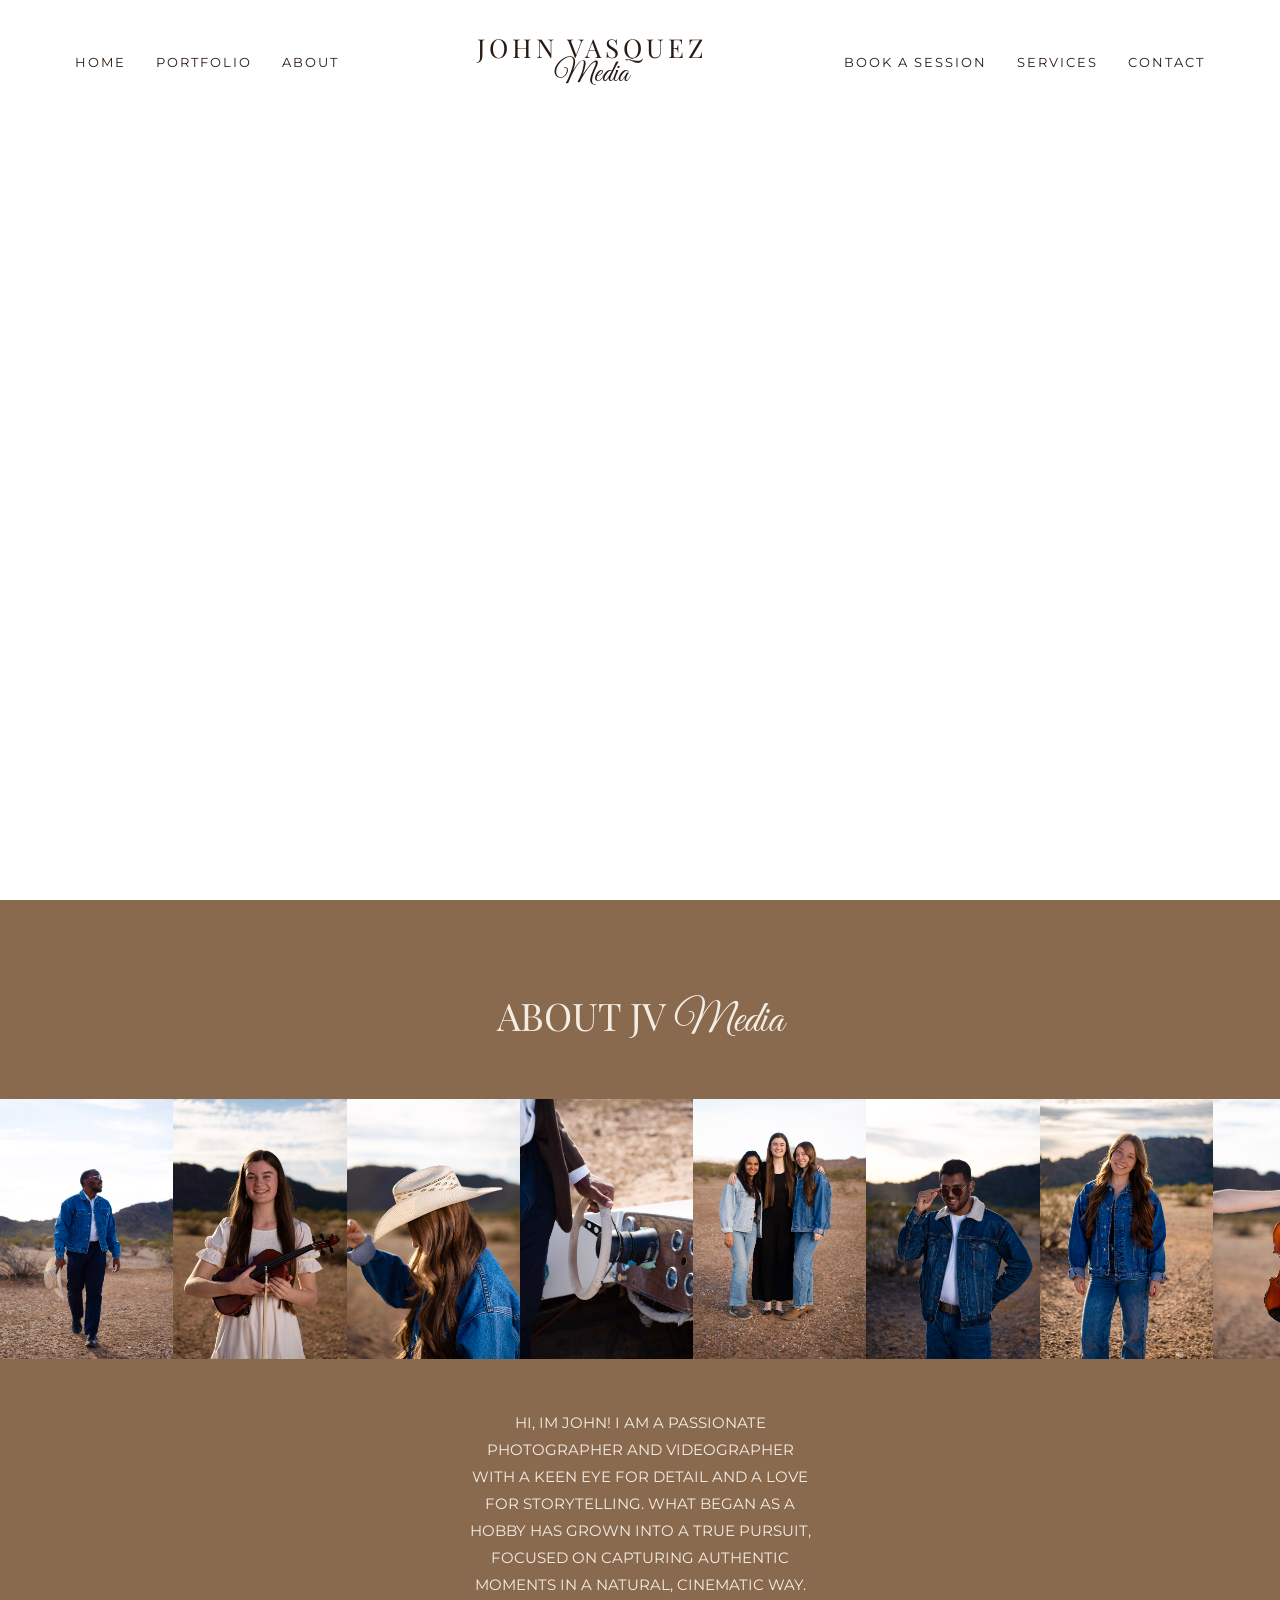
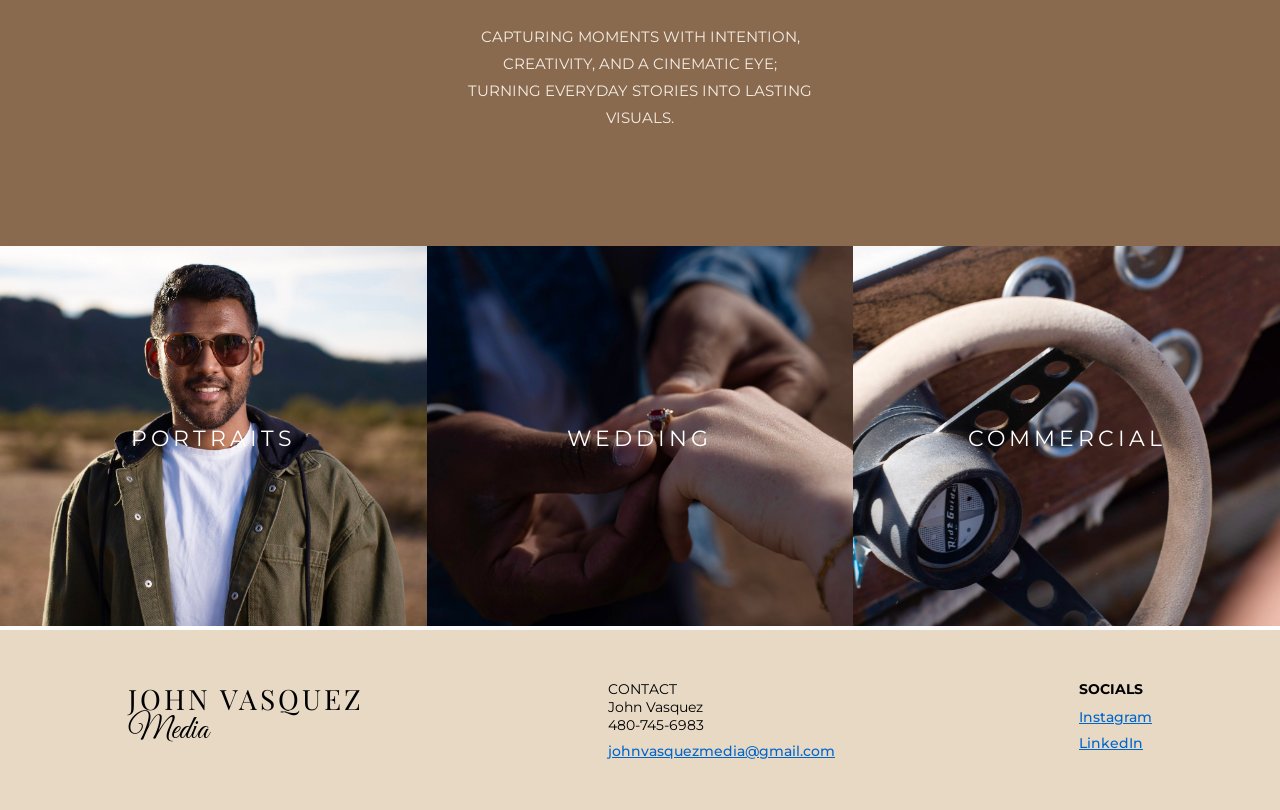
<file: index.html>
<!DOCTYPE html>
<html lang="en">

<head>

<meta charset="UTF-8">
<meta name="viewport" content="width=device-width, initial-scale=1.0">

<title>JOHN VASQUEZ Media</title>

<link href="https://fonts.googleapis.com/css2?family=Montserrat:wght@300;400&family=Playfair+Display:wght@400;500&family=Great+Vibes&display=swap" rel="stylesheet">

<link rel="stylesheet" href="style.css">

</head>

<body>


<!-- HERO SECTION -->

<section class="hero">

<video class="hero-video" autoplay muted loop playsinline>
<source src="looping.mp4" type="video/mp4">
</video>


<div class="nav">

<div class="nav-left">

<a href="index.html">HOME</a>

<a href="portfolio.html">PORTFOLIO</a>

<a href="about.html">ABOUT</a>

</div>



<div class="logo">

<div class="logo-top">
JOHN VASQUEZ
</div>

<div class="logo-bottom">
Media
</div>

</div>



<div class="nav-right">

<a href="book.html">BOOK A SESSION</a>

<a href="#services.html">SERVICES</a>

<a href="contact.html">CONTACT</a>

</div>

</div>

</section>



<!-- ABOUT SECTION -->

<section id="about" class="about">

<div class="about-title">

ABOUT JV <span>Media</span>

</div>



<div class="slider">

<div class="slide-track">

<img src="cas.jpg">
<img src="fiona.jpg">
<img src="maria.jpg">
<img src="ride.jpg">
<img src="group.jpg">
<img src="adi2.jpg">
<img src="maria2.jpg">
<img src="violin.jpg">
<img src="fiona2.jpg">
<img src="cas2.jpg">
<img src="proposal2.jpg">
<img src="boat2.jpg">
<img src="ride2.jpg">
<img src="proposal3.jpg">


<img src="cas.jpg">
<img src="fiona.jpg">
<img src="maria.jpg">
<img src="ride.jpg">
<img src="group.jpg">
<img src="adi2.jpg">
<img src="maria2.jpg">
<img src="violin.jpg">
<img src="fiona2.jpg">
<img src="cas2.jpg">
<img src="proposal2.jpg">
<img src="boat2.jpg">
<img src="ride2.jpg">
<img src="proposal3.jpg">

</div>

</div>



<div class="about-text">
<p>
HI, IM JOHN! I AM A PASSIONATE PHOTOGRAPHER AND VIDEOGRAPHER WITH A KEEN EYE FOR DETAIL AND A LOVE FOR STORYTELLING. WHAT BEGAN AS A HOBBY HAS GROWN INTO A TRUE PURSUIT, FOCUSED ON CAPTURING AUTHENTIC MOMENTS IN A NATURAL, CINEMATIC WAY.
</p>

<p>
CAPTURING MOMENTS WITH INTENTION, CREATIVITY, AND A CINEMATIC EYE; TURNING EVERYDAY STORIES INTO LASTING VISUALS.
</p>

</div>

</section>



<!-- SERVICES SECTION -->

<section id="services" class="services">


<div class="service">

<img src="adi.jpg">

<div class="service-overlay">
PORTRAITS
</div>

</div>



<div class="service">

<img src="proposal.jpg">

<div class="service-overlay">
WEDDING
</div>

</div>



<div class="service">

<img src="boat.jpg">

<div class="service-overlay">
COMMERCIAL
</div>

</div>


</section>



<!-- FOOTER -->

<footer>


<div>

<div class="footer-logo-top">
JOHN VASQUEZ
</div>

<div class="footer-logo-bottom">
Media
</div>

</div>



<div>

<div>CONTACT</div>

<div>John Vasquez</div>

<div>480-745-6983</div>

<a href="mailto:johnvasquezmedia@gmail.com">

johnvasquezmedia@gmail.com

</a>

</div>



<div>

<div class="footer-title">SOCIALS</div>

<a href="https://instagram.com/johnvasquezmedia" target="_blank">
Instagram
</a>

<a href="https://linkedin.com/in/johnbenjaminvasquez" target="_blank">
LinkedIn
</a>

</div>


</footer>


</body>
</html>
</file>
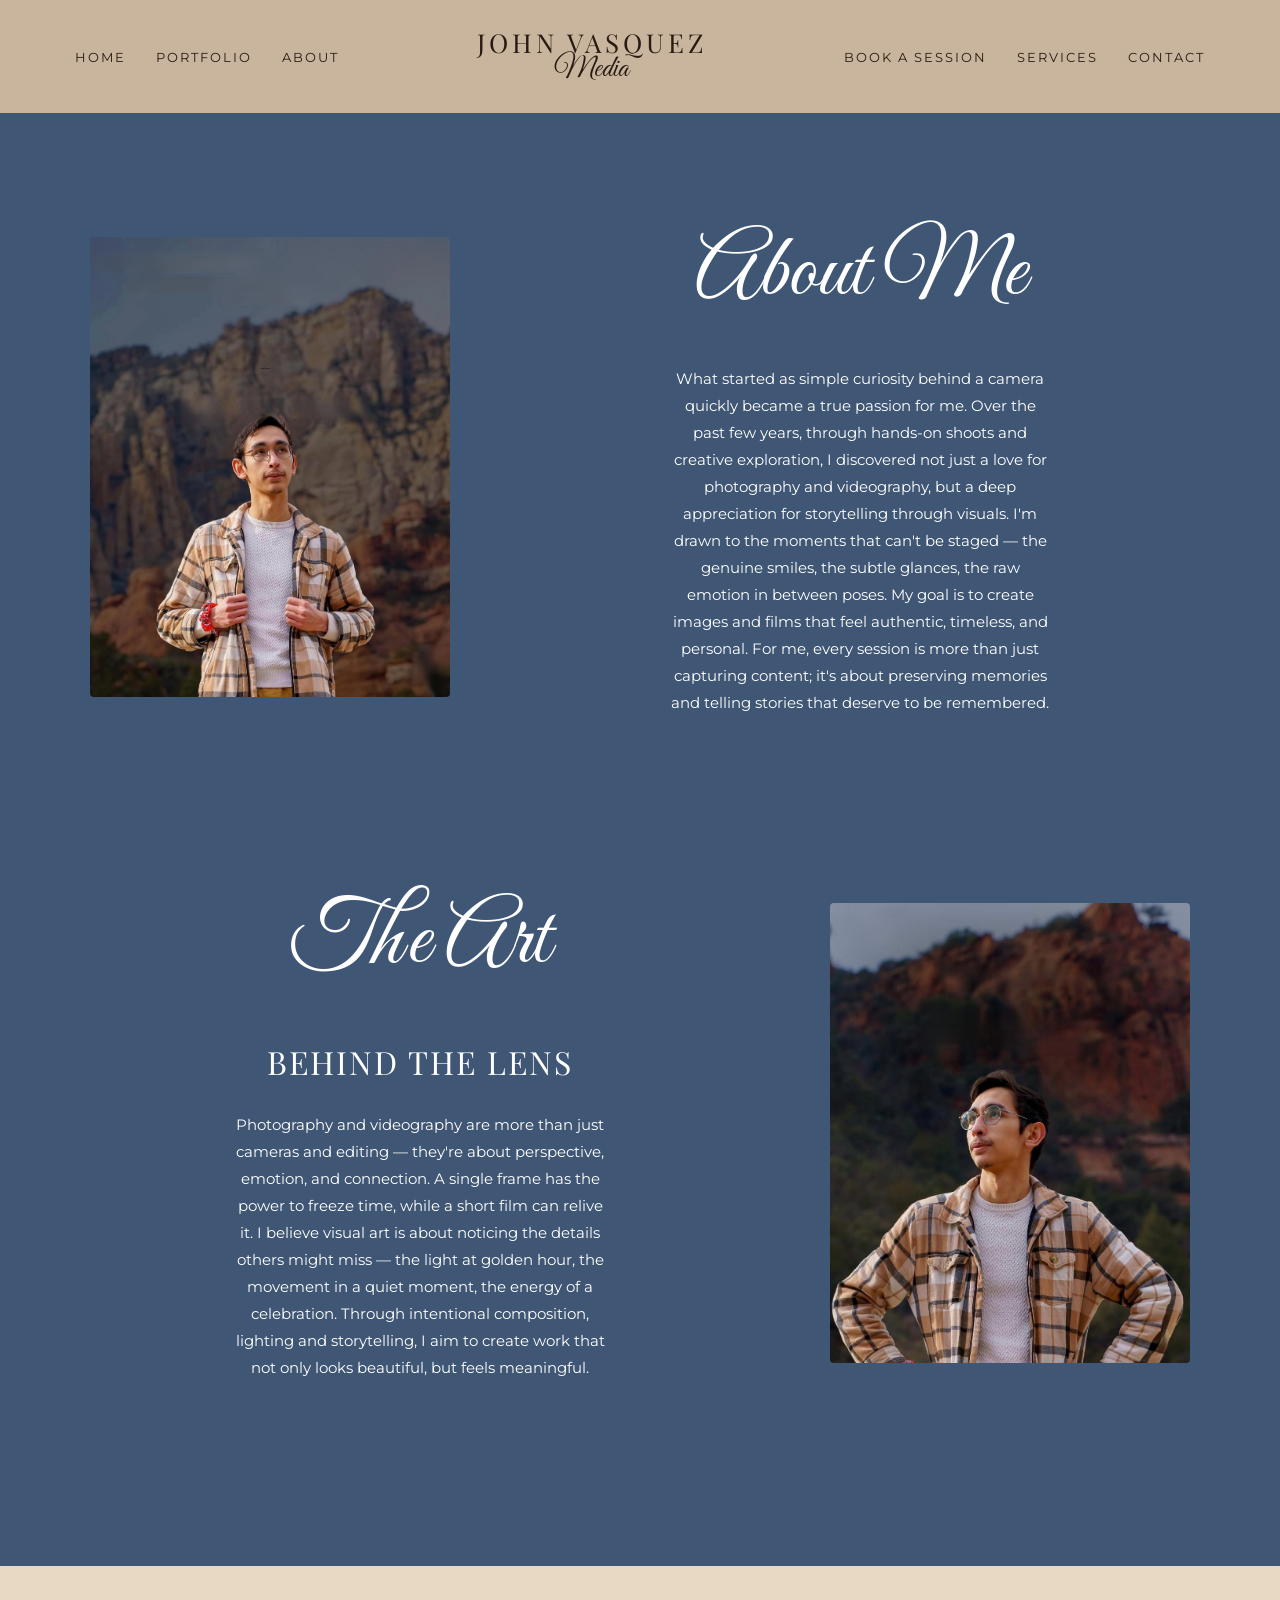
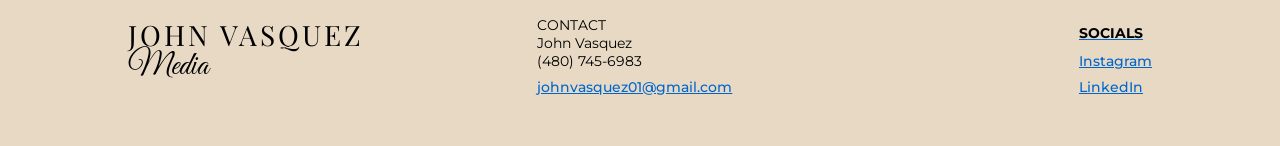
<file: about.html>
<!DOCTYPE html>
<html lang="en">

<head>

<meta charset="UTF-8">
<meta name="viewport" content="width=device-width, initial-scale=1.0">

<title>About | JOHN VASQUEZ Media</title>

<link href="https://fonts.googleapis.com/css2?family=Montserrat:wght@300;400&family=Playfair+Display:wght@400;500&family=Great+Vibes&display=swap" rel="stylesheet">

<link rel="stylesheet" href="style.css">

</head>

<body>



<div class="nav-solid">

<div class="nav-left">

<a href="index.html">HOME</a>
<a href="portfolio.html">PORTFOLIO</a>
<a href="about.html">ABOUT</a>

</div>


<div class="logo">

<div class="logo-top">
JOHN VASQUEZ
</div>

<div class="logo-bottom">
Media
</div>

</div>


<div class="nav-right">

<a href="book.html">BOOK A SESSION</a>
<a href="services.html">SERVICES</a>
<a href="contact.html">CONTACT</a>

</div>

</div>




<section class="about-section">


<div class="about-container">



<div class="about-row">

<img src="john.jpg" class="about-img">


<div class="about-text">

<div class="script-title">
About Me
</div>


<p>

What started as simple curiosity behind a camera quickly became a true passion for me. Over the past few years, through hands-on shoots and creative exploration, I discovered not just a love for photography and videography, but a deep appreciation for storytelling through visuals.

I'm drawn to the moments that can't be staged — the genuine smiles, the subtle glances, the raw emotion in between poses. My goal is to create images and films that feel authentic, timeless, and personal.

For me, every session is more than just capturing content; it's about preserving memories and telling stories that deserve to be remembered.

</p>


</div>

</div>




<div class="about-row">


<div class="about-text">

<div class="script-title">
The Art
</div>

<div class="lens-title">
BEHIND THE LENS
</div>


<p>

Photography and videography are more than just cameras and editing — they're about perspective, emotion, and connection.

A single frame has the power to freeze time, while a short film can relive it. I believe visual art is about noticing the details others might miss — the light at golden hour, the movement in a quiet moment, the energy of a celebration.

Through intentional composition, lighting and storytelling, I aim to create work that not only looks beautiful, but feels meaningful.

</p>


</div>


<img src="john2.jpg" class="about-img">


</div>


</div>

</section>



<!-- FOOTER -->

<footer>

<div>

<div class="footer-logo-top">
JOHN VASQUEZ
</div>

<div class="footer-logo-bottom">
Media
</div>

</div>


<div>

<div>CONTACT</div>

<div>John Vasquez</div>

<div>(480) 745-6983</div>

<a href="mailto:johnvasquezmedia@gmail.com">

<div>johnvasquez01@gmail.com</div>

</div>


<div>

<div class="footer-title">SOCIALS</div>

<a href="https://instagram.com/johnvasquezmedia" target="_blank">
Instagram
</a>

<a href="https://linkedin.com/in/johnbenjaminvasquez" target="_blank">
LinkedIn
</a>

</div>

</footer>


</body>
</html>
</file>
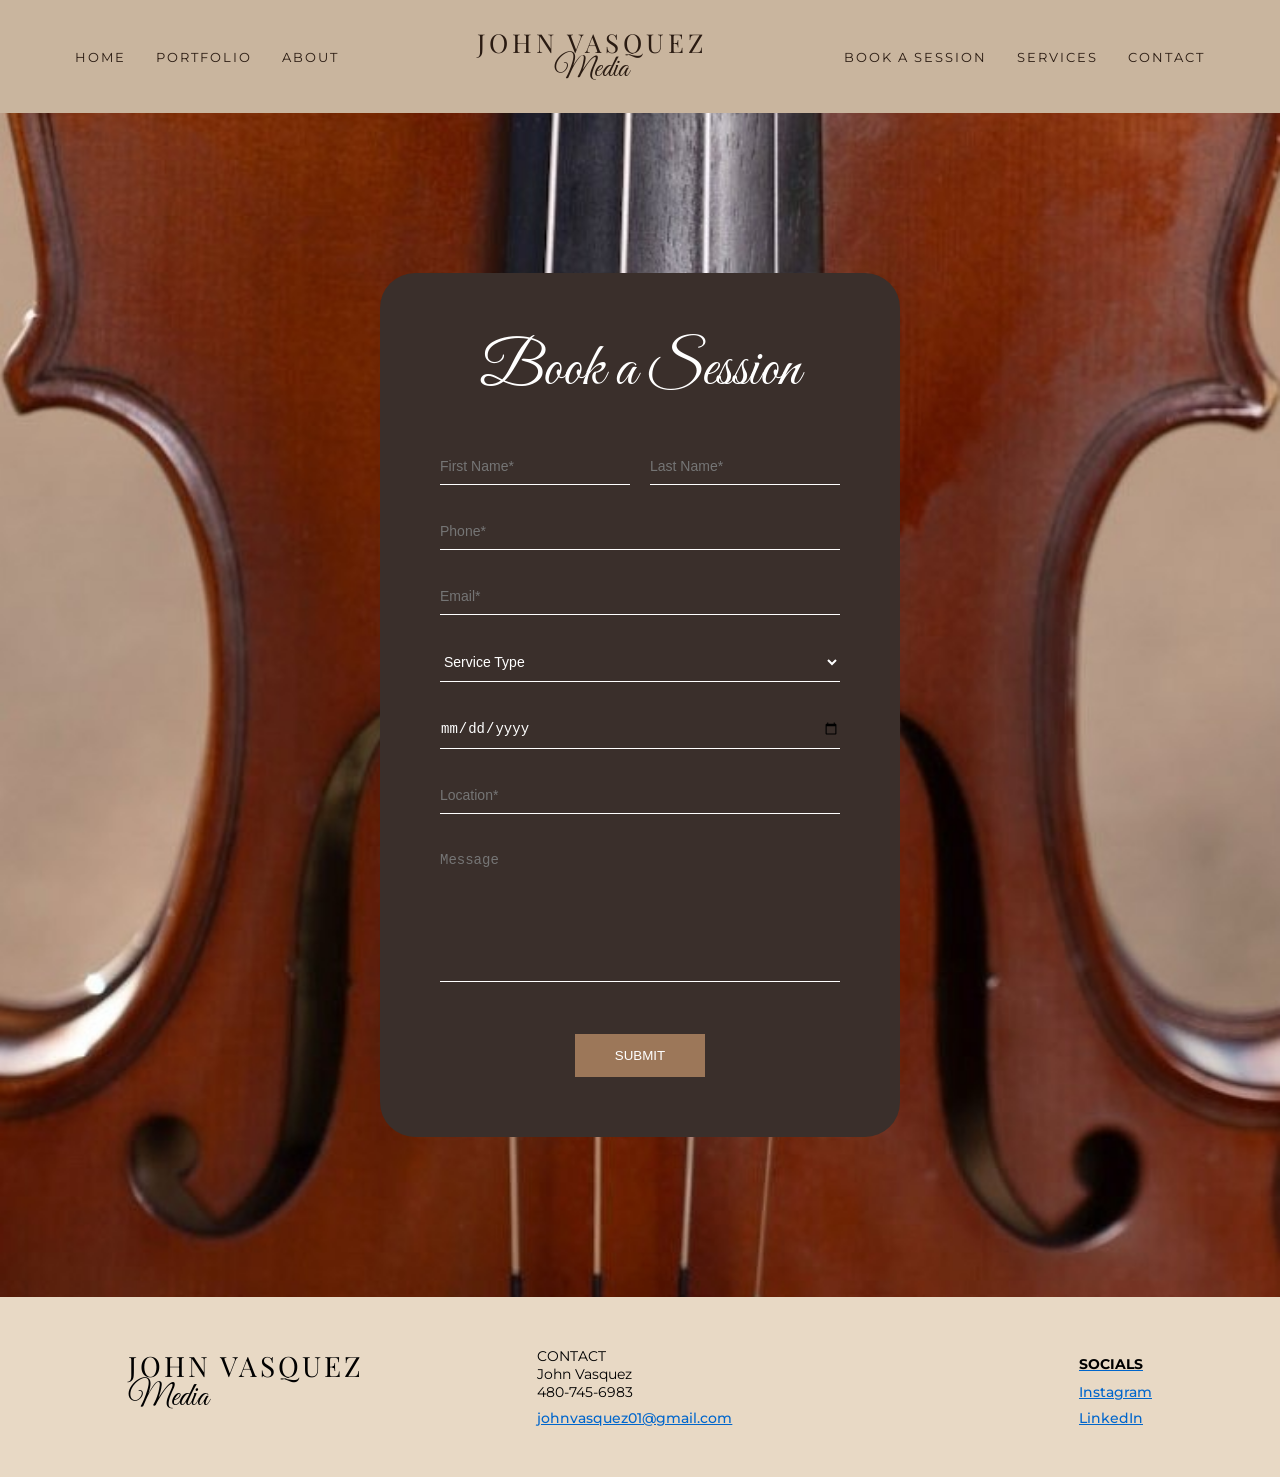
<file: book.html>
<!DOCTYPE html>
<html lang="en">

<head>

<meta charset="UTF-8">
<meta name="viewport" content="width=device-width, initial-scale=1.0">

<title>Book a Session</title>

<link href="https://fonts.googleapis.com/css2?family=Montserrat:wght@300;400&family=Playfair+Display:wght@400;500&family=Great+Vibes&display=swap" rel="stylesheet">

<link rel="stylesheet" href="style.css">

</head>



<body style="background-image:url('violinbg.jpg');">



<!-- NAV -->

<div class="nav-solid">

<div class="nav-left">

<a href="index.html">HOME</a>
<a href="portfolio.html">PORTFOLIO</a>
<a href="about.html">ABOUT</a>

</div>


<div class="logo">

<div class="logo-top">
JOHN VASQUEZ
</div>

<div class="logo-bottom">
Media
</div>

</div>


<div class="nav-right">

<a href="book.html">BOOK A SESSION</a>
<a href="services.html">SERVICES</a>
<a href="contact.html">CONTACT</a>

</div>

</div>



<!-- FORM -->

<div class="book-box">

<div class="book-title">
Book a Session
</div>


<form>


<div class="name-row">

<input type="text" placeholder="First Name*" required>

<input type="text" placeholder="Last Name*" required>

</div>


<input type="tel" placeholder="Phone*" required>


<input type="email" placeholder="Email*" required>



<select required>

<option value="">Service Type</option>

<option>Portrait Session</option>

<option>Wedding Coverage</option>

<option>Event Videography</option>

<option>Commercial Package</option>

</select>



<input type="date" required>



<input type="text" placeholder="Location*">



<textarea placeholder="Message"></textarea>



<button class="book-button">
SUBMIT
</button>


</form>

</div>



<!-- FOOTER -->

<footer>

<div>

<div class="footer-logo-top">
JOHN VASQUEZ
</div>

<div class="footer-logo-bottom">
Media
</div>

</div>


<div>

<div>CONTACT</div>

<div>John Vasquez</div>

<div>480-745-6983</div>

<a href="mailto:johnvasquezmedia@gmail.com">

<div>johnvasquez01@gmail.com</div>

</div>


<div>

<div class="footer-title">SOCIALS</div>

<a href="https://instagram.com/johnvasquezmedia" target="_blank">
Instagram
</a>

<a href="https://linkedin.com/in/johnbenjaminvasquez" target="_blank">
LinkedIn
</a>

</div>

</footer>



</body>
</html>
</file>
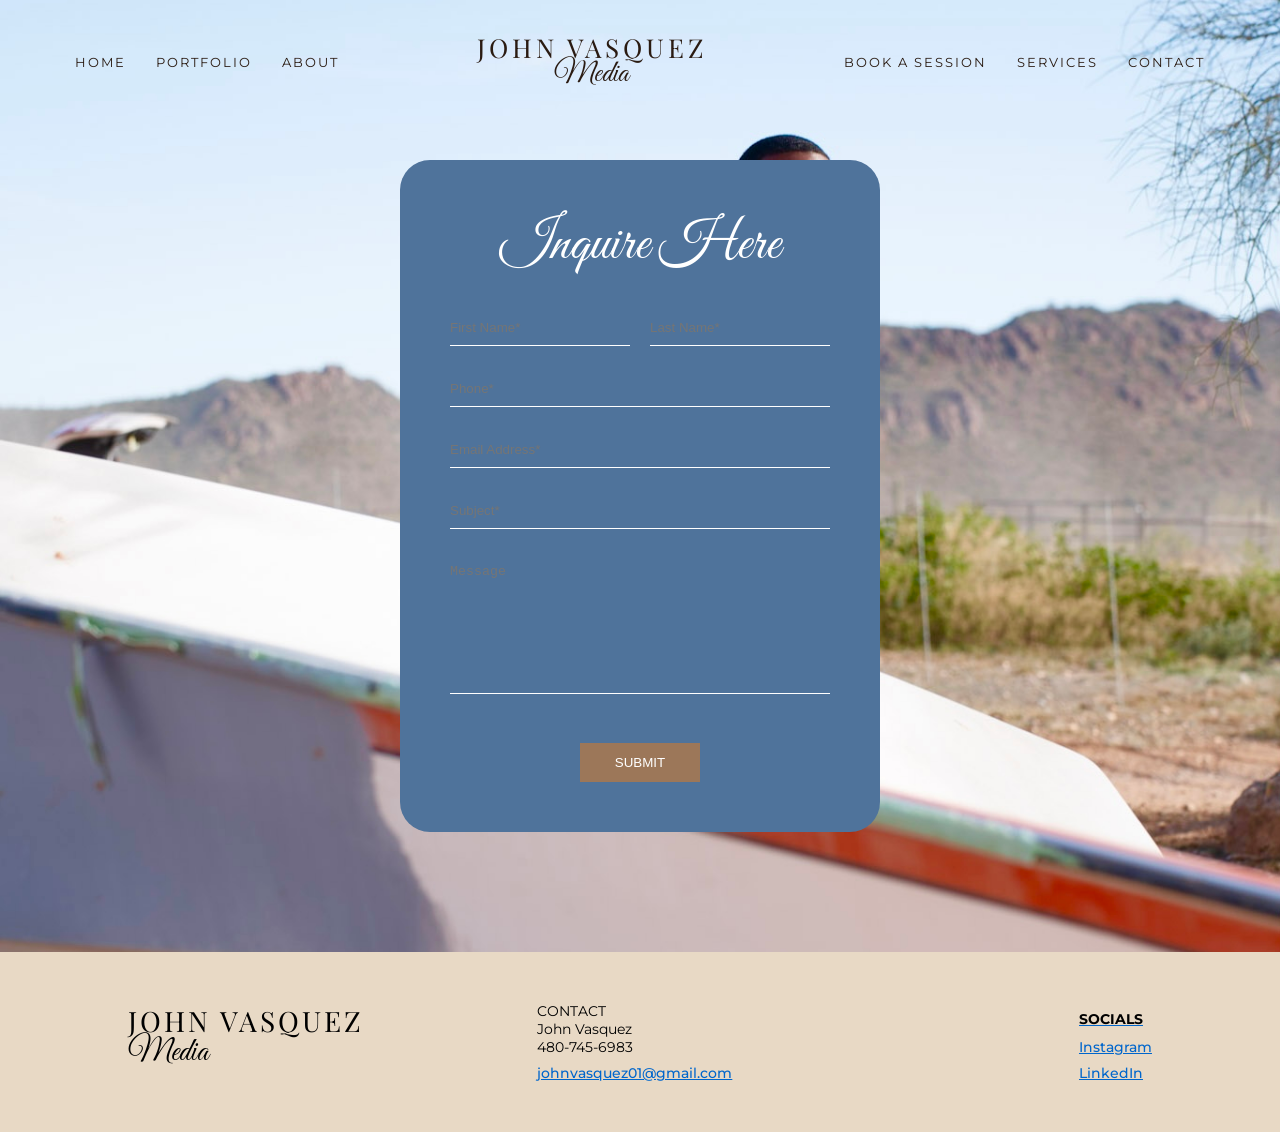
<file: contact.html>
<!DOCTYPE html>
<html>

<head>

<meta charset="UTF-8">
<meta name="viewport" content="width=device-width, initial-scale=1.0">

<title>Contact</title>

<link href="https://fonts.googleapis.com/css2?family=Montserrat:wght@300;400&family=Playfair+Display&family=Great+Vibes&display=swap" rel="stylesheet">

<link rel="stylesheet" href="style.css">

</head>



<body>


<div class="contact-page">



<div class="nav">

<div class="nav-left">
<a href="index.html">HOME</a>
<a href="portfolio.html">PORTFOLIO</a>
<a href="about.html">ABOUT</a>
</div>

<div class="logo">
<div class="logo-top">JOHN VASQUEZ</div>
<div class="logo-bottom">Media</div>
</div>

<div class="nav-right">
<a href="book.html">BOOK A SESSION</a>
<a href="services.html">SERVICES</a>
<a href="contact.html">CONTACT</a>
</div>

</div>



<div class="contact-box">


<div class="contact-title">
Inquire Here
</div>



<form>


<div class="name-row">

<input placeholder="First Name*">

<input placeholder="Last Name*">

</div>

<input type="tel" placeholder="Phone*" required>

<input placeholder="Email Address*">


<input placeholder="Subject*">


<textarea placeholder="Message"></textarea>


<button>
SUBMIT
</button>


</form>


</div>


</div>



<footer>

<div>

<div class="footer-logo-top">
JOHN VASQUEZ
</div>

<div class="footer-logo-bottom">
Media
</div>

</div>


<div>

<div>CONTACT</div>

<div>John Vasquez</div>

<div>480-745-6983</div>

<a href="mailto:johnvasquezmedia@gmail.com">

<div>johnvasquez01@gmail.com</div>

</div>


<div>

<div class="footer-title">SOCIALS</div>

<a href="https://instagram.com/johnvasquezmedia" target="_blank">
Instagram
</a>

<a href="https://linkedin.com/in/johnbenjaminvasquez" target="_blank">
LinkedIn
</a>

</div>


</footer>



</body>
</html>
</file>
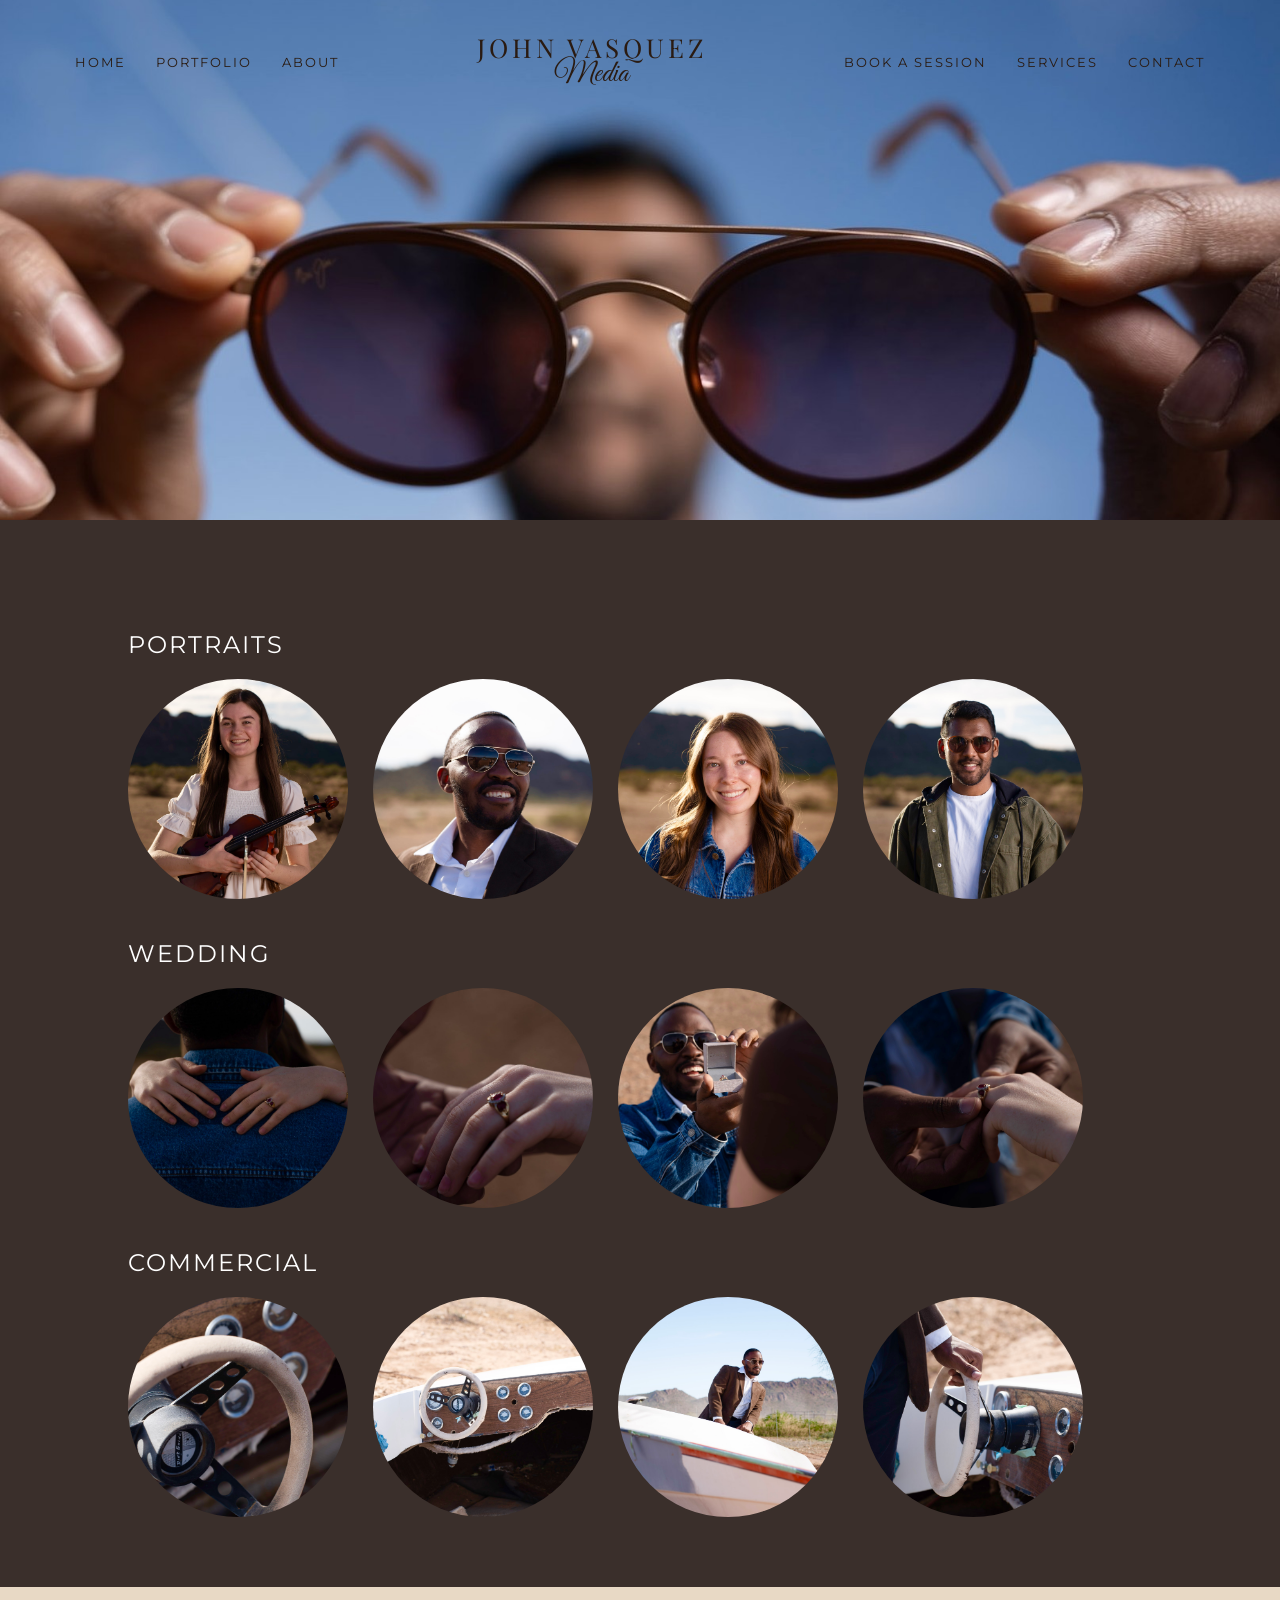
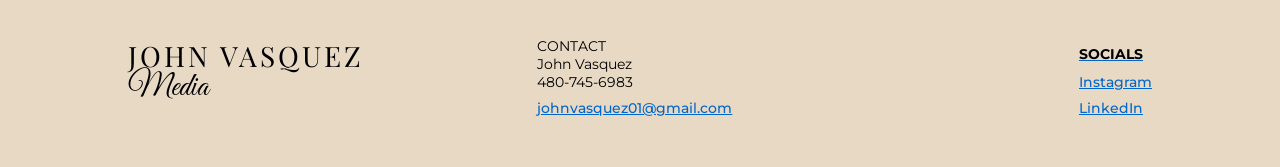
<file: portfolio.html>
<!DOCTYPE html>
<html>

<head>

<meta charset="UTF-8">
<meta name="viewport" content="width=device-width, initial-scale=1.0">

<title>Portfolio</title>

<link href="https://fonts.googleapis.com/css2?family=Montserrat:wght@300;400&family=Playfair+Display&family=Great+Vibes&display=swap" rel="stylesheet">

<link rel="stylesheet" href="style.css">

</head>


<body>


<div class="portfolio-hero">

<img src="sunglasses.jpg">


<div class="nav">

<div class="nav-left">
<a href="index.html">HOME</a>
<a href="portfolio.html">PORTFOLIO</a>
<a href="about.html">ABOUT</a>
</div>

<div class="logo">
<div class="logo-top">JOHN VASQUEZ</div>
<div class="logo-bottom">Media</div>
</div>

<div class="nav-right">
<a href="book.html">BOOK A SESSION</a>
<a href="services.html">SERVICES</a>
<a href="contact.html">CONTACT</a>
</div>

</div>


<div class="portfolio-title">
</div>

</div>



<div class="portfolio-section">


<h2>PORTRAITS</h2>

<div class="portrait-grid">

<img src="fiona.jpg">
<img src="cassuit.jpg">
<img src="mariaport.jpg">
<img src="adi.jpg">

</div>



<h2>WEDDING</h2>

<div class="wedding-grid">

<img src="ringback.jpg">
<img src="ringhands.jpg">
<img src="proposal3.jpg">
<img src="proposal.jpg">

</div>



<h2>COMMERCIAL</h2>

<div class="commercial-grid">

<img src="boat.jpg">
<img src="boatwheel.jpg">
<img src="ride2.jpg">
<img src="ride.jpg">


</div>


</div>



<footer>

<div>

<div class="footer-logo-top">
JOHN VASQUEZ
</div>

<div class="footer-logo-bottom">
Media
</div>

</div>


<div>

<div>CONTACT</div>

<div>John Vasquez</div>

<div>480-745-6983</div>

<a href="mailto:johnvasquezmedia@gmail.com">

<div>johnvasquez01@gmail.com</div>

</div>


<div>

<div class="footer-title">SOCIALS</div>

<a href="https://instagram.com/johnvasquezmedia" target="_blank">
Instagram
</a>

<a href="https://linkedin.com/in/johnbenjaminvasquez" target="_blank">
LinkedIn
</a>

</div>


</footer>


</body>
</html>
</file>
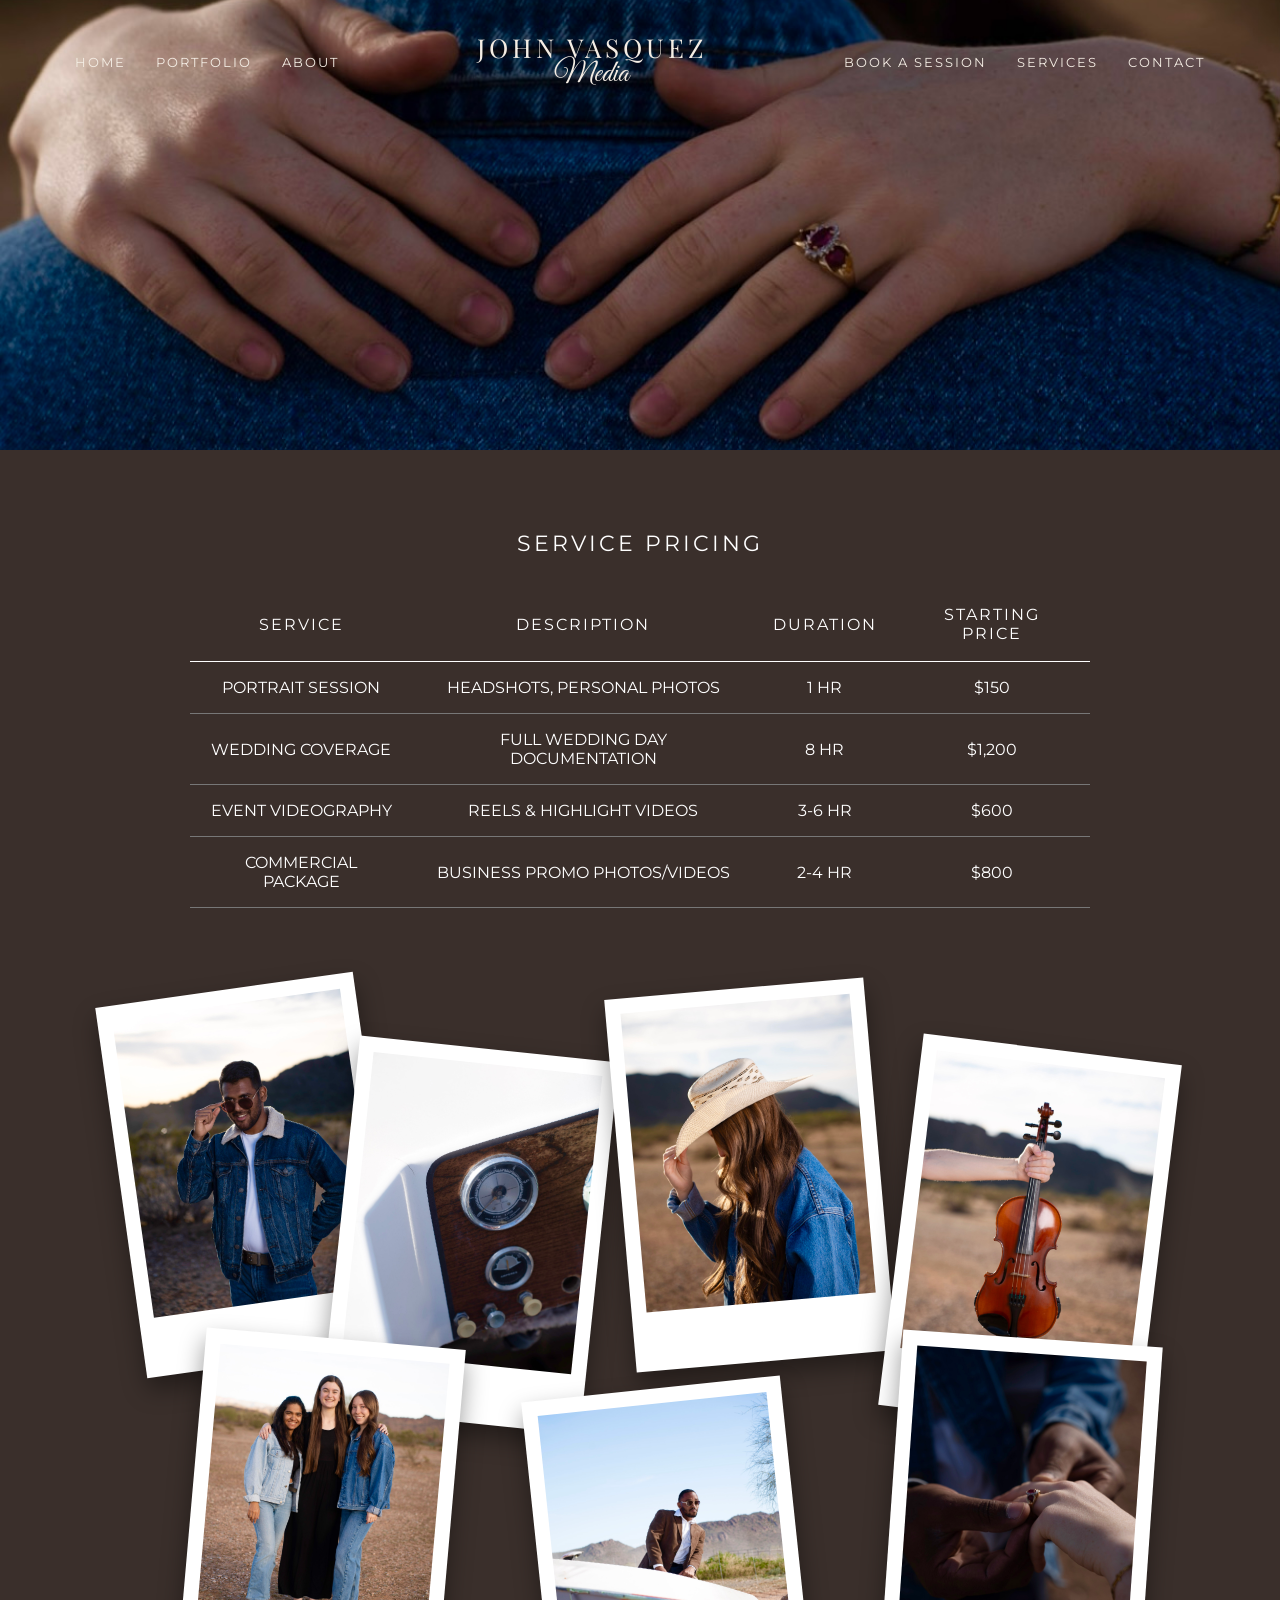
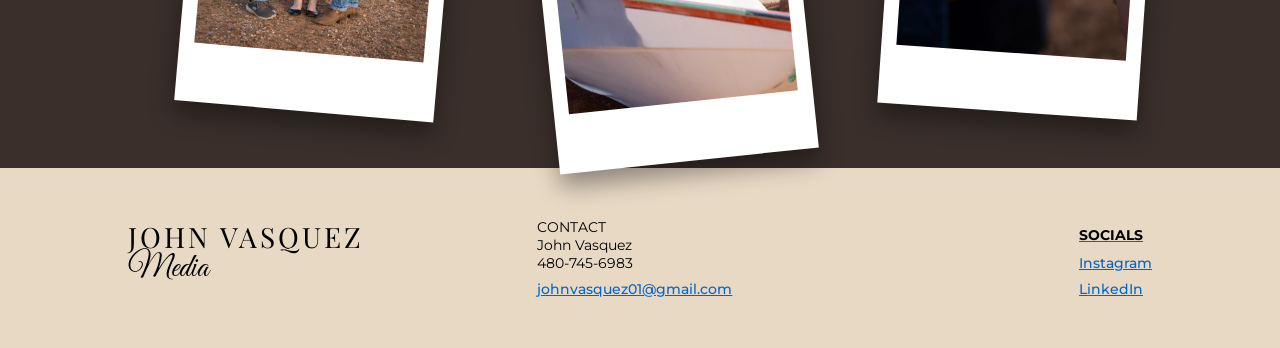
<file: services.html>
<!DOCTYPE html>
<html lang="en">

<head>

<meta charset="UTF-8">
<meta name="viewport" content="width=device-width, initial-scale=1.0">

<title> Services| JOHN VASQUEZ Media</title>

<link href="https://fonts.googleapis.com/css2?family=Montserrat:wght@300;400&family=Playfair+Display&family=Great+Vibes&display=swap" rel="stylesheet">

<link rel="stylesheet" href="style.css">

</head>



<body>



<!-- HERO + TRANSPARENT NAV -->

<div class="services-hero">

<img src="ringback.jpg">

<!-- CURSIVE TITLE -->
<div class="service-script">

</div>


<div class="nav">

<div class="nav-left">

<a href="index.html">HOME</a>
<a href="portfolio.html">PORTFOLIO</a>
<a href="about.html">ABOUT</a>

</div>


<div class="logo">

<div class="logo-top">
JOHN VASQUEZ
</div>

<div class="logo-bottom">
Media
</div>

</div>


<div class="nav-right">

<a href="book.html">BOOK A SESSION</a>
<a href="services.html">SERVICES</a>
<a href="contact.html">CONTACT</a>

</div>

</div>

</div>


<!-- PAGE CONTENT -->

<div class="services-page">



<!-- TABLE TITLE -->

<div class="table-title">
SERVICE PRICING
</div>



<!-- TABLE -->

<table class="price-table">

<tr>

<th>SERVICE</th>
<th>DESCRIPTION</th>
<th>DURATION</th>
<th>STARTING PRICE</th>

</tr>


<tr>

<td>PORTRAIT SESSION</td>
<td>HEADSHOTS, PERSONAL PHOTOS</td>
<td>1 HR</td>
<td>$150</td>

</tr>


<tr>

<td>WEDDING COVERAGE</td>
<td>FULL WEDDING DAY DOCUMENTATION</td>
<td>8 HR</td>
<td>$1,200</td>

</tr>


<tr>

<td>EVENT VIDEOGRAPHY</td>
<td>REELS & HIGHLIGHT VIDEOS</td>
<td>3-6 HR</td>
<td>$600</td>

</tr>


<tr>

<td>COMMERCIAL PACKAGE</td>
<td>BUSINESS PROMO PHOTOS/VIDEOS</td>
<td>2-4 HR</td>
<td>$800</td>

</tr>


</table>



<!-- POLAROIDS -->

<div class="polaroid-area">

<div class="polaroid p1">
<img src="adi2.jpg">
</div>

<div class="polaroid p2">
<img src="boat2.jpg">
</div>

<div class="polaroid p3">
<img src="marhat.jpg">
</div>

<div class="polaroid p4">
<img src="violin.jpg">
</div>

<div class="polaroid p5">
<img src="group.jpg">
</div>

<div class="polaroid p6">
<img src="ride2.jpg">
</div>

<div class="polaroid p7">
<img src="proposal.jpg">
</div>

</div>



</div>



<!-- FOOTER -->

<footer>

<div>

<div class="footer-logo-top">
JOHN VASQUEZ
</div>

<div class="footer-logo-bottom">
Media
</div>

</div>


<div>

<div>CONTACT</div>

<div>John Vasquez</div>

<div>480-745-6983</div>

<a href="mailto:johnvasquezmedia@gmail.com">

<div>johnvasquez01@gmail.com</div>

</div>


<div>

<div class="footer-title">SOCIALS</div>

<a href="https://instagram.com/johnvasquezmedia" target="_blank">
Instagram
</a>

<a href="https://linkedin.com/in/johnbenjaminvasquez" target="_blank">
LinkedIn
</a>

</div>

</footer>



</body>
</html>
</file>
<file: style.css>
*{
margin:0;
padding:0;
box-sizing:border-box;
}

body{
font-family:'Montserrat',sans-serif;
}



/* NAVIGATION HERO (HOME PAGE) */

.nav{
position:absolute;
top:0;
width:100%;
display:flex;
justify-content:space-between;
align-items:center;
padding:30px 60px;
color:#2a1b12;
z-index:10;
}

.nav a{
color:#2a1b12;
text-decoration:none;
margin:0 15px;
font-size:13px;
letter-spacing:2px;
font-weight:400;
}

.nav-left,
.nav-right{
display:flex;
}

.logo{
text-align:center;
color:#2a1b12;
}

.logo-top{
font-family:'Playfair Display',serif;
font-size:26px;
letter-spacing:4px;
}

.logo-bottom{
font-family:'Great Vibes',cursive;
font-size:30px;
margin-top:-10px;
}



/* SOLID NAV (OTHER PAGES) */

.nav-solid{
background:#c9b59e;
display:flex;
justify-content:space-between;
align-items:center;
padding:25px 60px;
position:sticky;
top:0;
z-index:20;
}

.nav-solid a{
color:#2a1b12;
text-decoration:none;
margin:0 15px;
font-size:13px;
letter-spacing:2px;
font-weight:400;
}



/* HERO HOME */

.hero{
position:relative;
height:100vh;
overflow:hidden;
}

.hero-video{
position:absolute;
width:100%;
height:100%;
object-fit:cover;
}



/* HOME ABOUT SECTION */

.about{
background:#8a6a4f;
color:#f4ede4;
padding:90px 0;
overflow:hidden;
}

.about-title{
text-align:center;
font-family:'Playfair Display';
font-size:38px;
margin-bottom:50px;
}

.about-title span{
font-family:'Great Vibes';
font-size:44px;
}

.slider{
width:100vw;
overflow:hidden;
margin-bottom:50px;
}

.slide-track{
display:flex;
width:max-content;
animation:scroll 90s linear infinite;
}

.slide-track img{
height:260px;
width:auto;
object-fit:contain;
}

@keyframes scroll{
0%{transform:translateX(0);}
100%{transform:translateX(-50%);}
}

.about-text{
max-width:900px;
margin:auto;
text-align:center;
font-size:13px;
line-height:1.8;
padding:0 10%;
}

.about-text p{
margin-bottom:25px;
}



/* SERVICES STRIP (HOME PAGE) */

.services{
display:flex;
}

.service{
position:relative;
width:33.33%;
}

.service img{
width:100%;
height:380px;
object-fit:cover;
}

.service-overlay{
position:absolute;
top:50%;
left:50%;
transform:translate(-50%,-50%);
color:white;
font-size:22px;
letter-spacing:4px;
}



/* PORTFOLIO PAGE */

.portfolio-hero{
position:relative;
height:520px;
overflow:hidden;
}

.portfolio-hero img{
width:100%;
height:100%;
object-fit:cover;
}

.portfolio-title{
position:absolute;
bottom:-20px;
left:50%;
transform:translateX(-50%);
font-family:'Great Vibes';
font-size:90px;
color:white;
}

.portfolio-section{
background:#3a2f2b;
color:white;
padding:70px 10%;
}

.portfolio-section h2{
margin:40px 0 20px 0;
letter-spacing:2px;
font-weight:400;
}

.portrait-grid,
.wedding-grid,
.commercial-grid{
display:flex;
gap:25px;
flex-wrap:wrap;
}

.portrait-grid img,
.wedding-grid img,
.commercial-grid img{
width:220px;
height:220px;
object-fit:cover;
border-radius:50%;
}



/* CONTACT PAGE */

.contact-page{

background-image:url("ride2.jpg");
background-size:cover;
background-position:center;

padding-top:160px;
padding-bottom:120px;
min-height:100vh;

}

.contact-box{

width:480px;
margin:auto;

background:#4f739b;

padding:50px;

border-radius:30px;

color:white;

}

.contact-title{
text-align:center;
font-family:'Great Vibes';
font-size:56px;
margin-bottom:30px;
}

form input,
form textarea{

width:100%;

background:transparent;

border:none;

border-bottom:1px solid white;

margin-bottom:25px;

padding:10px 0;

color:white;

}

.name-row{
display:flex;
gap:20px;
}

textarea{
height:140px;
resize:none;
}

button{

display:block;

margin:auto;

background:#9c7759;

border:none;

color:white;

padding:12px 35px;

margin-top:20px;

}



/* ABOUT PAGE */

.about-section{
background:#3f5674;
padding:80px 0 40px 0;
}

.about-container{
width:1100px;
margin:auto;
color:white;
}

.about-row{
display:flex;
align-items:center;
justify-content:space-between;
margin-bottom:120px;
gap:80px;
}

.about-img{
width:360px;
height:460px;
object-fit:cover;
border-radius:4px;
}

.about-text{
width:600px;
text-align:center;
}

.script-title{
font-family:'Great Vibes';
font-size:90px;
margin-bottom:10px;
}

.lens-title{
font-family:'Playfair Display';
font-size:32px;
letter-spacing:2px;
margin-bottom:20px;
}

.about-text p{
font-size:15px;
line-height:1.8;
}



/* BOOK PAGE */

body{
background-size:cover;
background-position:center;
min-height:100vh;
}

.book-box{
width:520px;
margin:160px auto;
background:#3a2f2b;
padding:60px;
border-radius:35px;
color:white;
}

.book-title{
text-align:center;
font-family:'Great Vibes';
font-size:60px;
margin-bottom:40px;
}

.book-box input,
.book-box textarea,
.book-box select{
width:100%;
background:transparent;
border:none;
border-bottom:1px solid white;
margin-bottom:28px;
padding:10px 0;
color:white;
font-size:14px;
}

.book-box select option{
color:black;
}

.book-button{
display:block;
margin:auto;
background:#9c7759;
border:none;
color:white;
padding:14px 40px;
margin-top:20px;
cursor:pointer;
}



/* SERVICES PAGE */

.services-hero{
position:relative;
height:450px;
overflow:hidden;
}

.services-hero img{
width:100%;
height:100%;
object-fit:cover;
}

.service-script{
position:absolute;
top:50%;
left:50%;
transform:translate(-50%,-50%);
font-family:'Great Vibes',cursive;
font-size:90px;
color:#f4ede4;
z-index:3;
}

.services-hero .nav a,
.services-hero .logo{
color:#f4ede4;
}

.services-page{
background:#3a2f2b;
padding:80px 0;
color:white;
}

.table-title{
text-align:center;
letter-spacing:3px;
font-size:22px;
margin-bottom:30px;
}

.price-table{
width:900px;
margin:auto;
border-collapse:collapse;
margin-bottom:80px;
}

.price-table th{
font-weight:400;
letter-spacing:2px;
padding:18px;
border-bottom:1px solid white;
}

.price-table td{
padding:16px;
text-align:center;
border-bottom:1px solid #777;
}

.price-table tr:hover{
background:#4a3c36;
}

.polaroid-area{
width:1200px;
margin:auto;
height:700px;
position:relative;
}

.polaroid{
position:absolute;
background:white;
padding:15px 15px 55px 15px;
width:260px;
box-shadow:0 12px 25px rgba(0,0,0,.4);
}

.polaroid img{
width:100%;
height:300px;
object-fit:cover;
}

.p1{top:0;left:80px;transform:rotate(-8deg);}
.p2{top:60px;left:300px;transform:rotate(6deg);}
.p3{top:0;left:580px;transform:rotate(-5deg);}
.p4{top:60px;left:860px;transform:rotate(7deg);}
.p5{top:350px;left:150px;transform:rotate(5deg);}
.p6{top:400px;left:500px;transform:rotate(-6deg);}
.p7{top:350px;left:850px;transform:rotate(4deg);}



/* FOOTER */

footer{
background:#e8d9c5;
display:flex;
justify-content:space-between;
padding:50px 10%;
font-size:14px;
}

.footer-logo-top{
font-family:'Playfair Display';
letter-spacing:3px;
font-size:28px;
}

.footer-logo-bottom{
font-family:'Great Vibes';
font-size:32px;
margin-top:-6px;
}

*{
margin:0;
padding:0;
box-sizing:border-box;
}

body{
font-family:'Montserrat',sans-serif;
}



/* NAVIGATION HERO (HOME PAGE) */

.nav{
position:absolute;
top:0;
width:100%;
display:flex;
justify-content:space-between;
align-items:center;
padding:30px 60px;
color:#2a1b12;
z-index:10;
}

.nav a{
color:#2a1b12;
text-decoration:none;
margin:0 15px;
font-size:13px;
letter-spacing:2px;
font-weight:400;
}

.nav-left,
.nav-right{
display:flex;
}

.logo{
text-align:center;
color:#2a1b12;
}

.logo-top{
font-family:'Playfair Display',serif;
font-size:26px;
letter-spacing:4px;
}

.logo-bottom{
font-family:'Great Vibes',cursive;
font-size:30px;
margin-top:-10px;
}



/* SOLID NAV (OTHER PAGES) */

.nav-solid{
background:#c9b59e;
display:flex;
justify-content:space-between;
align-items:center;
padding:25px 60px;
position:sticky;
top:0;
z-index:20;
}

.nav-solid a{
color:#2a1b12;
text-decoration:none;
margin:0 15px;
font-size:13px;
letter-spacing:2px;
font-weight:400;
}



/* HERO HOME */

.hero{
position:relative;
height:100vh;
overflow:hidden;
}

.hero-video{
position:absolute;
width:100%;
height:100%;
object-fit:cover;
}



/* HOME ABOUT SECTION */

.about{
background:#8a6a4f;
color:#f4ede4;
padding:90px 0;
overflow:hidden;
}

.about-title{
text-align:center;
font-family:'Playfair Display';
font-size:38px;
margin-bottom:50px;
}

.about-title span{
font-family:'Great Vibes';
font-size:44px;
}

.slider{
width:100vw;
overflow:hidden;
margin-bottom:50px;
}

.slide-track{
display:flex;
width:max-content;
animation:scroll 90s linear infinite;
}

.slide-track img{
height:260px;
width:auto;
object-fit:contain;
}

@keyframes scroll{
0%{transform:translateX(0);}
100%{transform:translateX(-50%);}
}

.about-text{
max-width:900px;
margin:auto;
text-align:center;
font-size:13px;
line-height:1.8;
padding:0 10%;
}

.about-text p{
margin-bottom:25px;
}



/* SERVICES STRIP (HOME PAGE) */

.services{
display:flex;
}

.service{
position:relative;
width:33.33%;
}

.service img{
width:100%;
height:380px;
object-fit:cover;
}

.service-overlay{
position:absolute;
top:50%;
left:50%;
transform:translate(-50%,-50%);
color:white;
font-size:22px;
letter-spacing:4px;
}



/* PORTFOLIO PAGE */

.portfolio-hero{
position:relative;
height:520px;
overflow:hidden;
}

.portfolio-hero img{
width:100%;
height:100%;
object-fit:cover;
}

.portfolio-title{
position:absolute;
bottom:-20px;
left:50%;
transform:translateX(-50%);
font-family:'Great Vibes';
font-size:90px;
color:white;
}

.portfolio-section{
background:#3a2f2b;
color:white;
padding:70px 10%;
}

.portfolio-section h2{
margin:40px 0 20px 0;
letter-spacing:2px;
font-weight:400;
}

.portrait-grid,
.wedding-grid,
.commercial-grid{
display:flex;
gap:25px;
flex-wrap:wrap;
}

.portrait-grid img,
.wedding-grid img,
.commercial-grid img{
width:220px;
height:220px;
object-fit:cover;
border-radius:50%;
}



/* CONTACT PAGE */

.contact-page{

background-image:url("ride2.jpg");
background-size:cover;
background-position:center;

padding-top:160px;
padding-bottom:120px;
min-height:100vh;

}

.contact-box{

width:480px;
margin:auto;

background:#4f739b;

padding:50px;

border-radius:30px;

color:white;

}

.contact-title{
text-align:center;
font-family:'Great Vibes';
font-size:56px;
margin-bottom:30px;
}

form input,
form textarea{

width:100%;

background:transparent;

border:none;

border-bottom:1px solid white;

margin-bottom:25px;

padding:10px 0;

color:white;

}

.name-row{
display:flex;
gap:20px;
}

textarea{
height:140px;
resize:none;
}

button{

display:block;

margin:auto;

background:#9c7759;

border:none;

color:white;

padding:12px 35px;

margin-top:20px;

}



/* ABOUT PAGE */

.about-section{
background:#3f5674;
padding:80px 0 40px 0;
}

.about-container{
width:1100px;
margin:auto;
color:white;
}

.about-row{
display:flex;
align-items:center;
justify-content:space-between;
margin-bottom:120px;
gap:80px;
}

.about-img{
width:360px;
height:460px;
object-fit:cover;
border-radius:4px;
}

.about-text{
width:600px;
text-align:center;
}

.script-title{
font-family:'Great Vibes';
font-size:90px;
margin-bottom:10px;
}

.lens-title{
font-family:'Playfair Display';
font-size:32px;
letter-spacing:2px;
margin-bottom:20px;
}

.about-text p{
font-size:15px;
line-height:1.8;
}



/* BOOK PAGE */

body{
background-size:cover;
background-position:center;
min-height:100vh;
}

.book-box{
width:520px;
margin:160px auto;
background:#3a2f2b;
padding:60px;
border-radius:35px;
color:white;
}

.book-title{
text-align:center;
font-family:'Great Vibes';
font-size:60px;
margin-bottom:40px;
}

.book-box input,
.book-box textarea,
.book-box select{
width:100%;
background:transparent;
border:none;
border-bottom:1px solid white;
margin-bottom:28px;
padding:10px 0;
color:white;
font-size:14px;
}

.book-box select option{
color:black;
}

.book-button{
display:block;
margin:auto;
background:#9c7759;
border:none;
color:white;
padding:14px 40px;
margin-top:20px;
cursor:pointer;
}



/* SERVICES PAGE */

.services-hero{
position:relative;
height:450px;
overflow:hidden;
}

.services-hero img{
width:100%;
height:100%;
object-fit:cover;
}

.service-script{
position:absolute;
top:50%;
left:50%;
transform:translate(-50%,-50%);
font-family:'Great Vibes',cursive;
font-size:90px;
color:#f4ede4;
z-index:3;
}

.services-hero .nav a,
.services-hero .logo{
color:#f4ede4;
}

.services-page{
background:#3a2f2b;
padding:80px 0;
color:white;
}

.table-title{
text-align:center;
letter-spacing:3px;
font-size:22px;
margin-bottom:30px;
}

.price-table{
width:900px;
margin:auto;
border-collapse:collapse;
margin-bottom:80px;
}

.price-table th{
font-weight:400;
letter-spacing:2px;
padding:18px;
border-bottom:1px solid white;
}

.price-table td{
padding:16px;
text-align:center;
border-bottom:1px solid #777;
}

.price-table tr:hover{
background:#4a3c36;
}

.polaroid-area{
width:1200px;
margin:auto;
height:700px;
position:relative;
}

.polaroid{
position:absolute;
background:white;
padding:15px 15px 55px 15px;
width:260px;
box-shadow:0 12px 25px rgba(0,0,0,.4);
}

.polaroid img{
width:100%;
height:300px;
object-fit:cover;
}

.p1{top:0;left:80px;transform:rotate(-8deg);}
.p2{top:60px;left:300px;transform:rotate(6deg);}
.p3{top:0;left:580px;transform:rotate(-5deg);}
.p4{top:60px;left:860px;transform:rotate(7deg);}
.p5{top:350px;left:150px;transform:rotate(5deg);}
.p6{top:400px;left:500px;transform:rotate(-6deg);}
.p7{top:350px;left:850px;transform:rotate(4deg);}



/* FOOTER */

footer{
background:#e8d9c5;
display:flex;
justify-content:space-between;
padding:50px 10%;
font-size:14px;
}

.footer-logo-top{
font-family:'Playfair Display';
letter-spacing:3px;
font-size:28px;
}

.footer-logo-bottom{
font-family:'Great Vibes';
font-size:32px;
margin-top:-6px;
}

footer a{
display:block;
color:#0066cc;
text-decoration:underline;
margin-top:8px;
font-weight:500;
}

.footer-title{
color:black;
text-decoration:none;
font-weight:bold;
margin-bottom:10px;
}



/* MOBILE */

@media(max-width:1000px){

.nav{flex-direction:column;gap:15px;}
.nav-solid{flex-direction:column;gap:15px;}

.slide-track img{height:180px;}

.services{flex-direction:column;}
.service{width:100%;}

footer{flex-direction:column;gap:25px;}

.contact-box{width:90%;}
.name-row{flex-direction:column;}

.about-container{width:90%;}
.about-row{flex-direction:column;text-align:center;}
.about-text{width:100%;}


/* BOOK PAGE MOBILE */

.book-box{
width:90%;
margin:120px auto;
padding:40px;
}

.book-title{
font-size:42px;
}

.book-button{
width:100%;
}



/* SERVICES HERO MOBILE */

.services-hero{
height:300px;
}

.service-script{
font-size:55px;
}



/* SERVICES TABLE MOBILE */

.price-table{
width:95%;
font-size:12px;
}

.price-table th,
.price-table td{
padding:10px;
}



/* POLAROIDS MOBILE — CENTERED SHRUNK COLLAGE */

.polaroid-area{

width:1200px;
height:700px;

position:relative;

left:50%;
transform:translateX(-50%) scale(.35);

transform-origin:top center;

margin-top:20px;
margin-bottom:-300px;

}


}



/* MOBILE */

@media(max-width:1000px){

.nav{flex-direction:column;gap:15px;}
.nav-solid{flex-direction:column;gap:15px;}

.slide-track img{height:180px;}

.services{flex-direction:column;}
.service{width:100%;}

footer{flex-direction:column;gap:25px;}

.contact-box{width:90%;}
.name-row{flex-direction:column;}

.about-container{width:90%;}
.about-row{flex-direction:column;text-align:center;}
.about-text{width:100%;}


/* BOOK PAGE MOBILE */

.book-box{
width:90%;
margin:120px auto;
padding:40px;
}

.book-title{
font-size:42px;
}

.book-button{
width:100%;
}



/* SERVICES HERO MOBILE */

.services-hero{
height:300px;
}

.service-script{
font-size:55px;
}



/* SERVICES TABLE MOBILE */

.price-table{
width:95%;
font-size:12px;
}

.price-table th,
.price-table td{
padding:10px;
}



/* POLAROIDS MOBILE — CENTERED SHRUNK COLLAGE */

.polaroid-area{

width:1200px;
height:700px;

position:relative;

left:50%;
transform:translateX(-50%) scale(.35);

transform-origin:top center;

margin-top:20px;
margin-bottom:-300px;

}


}
</file>
